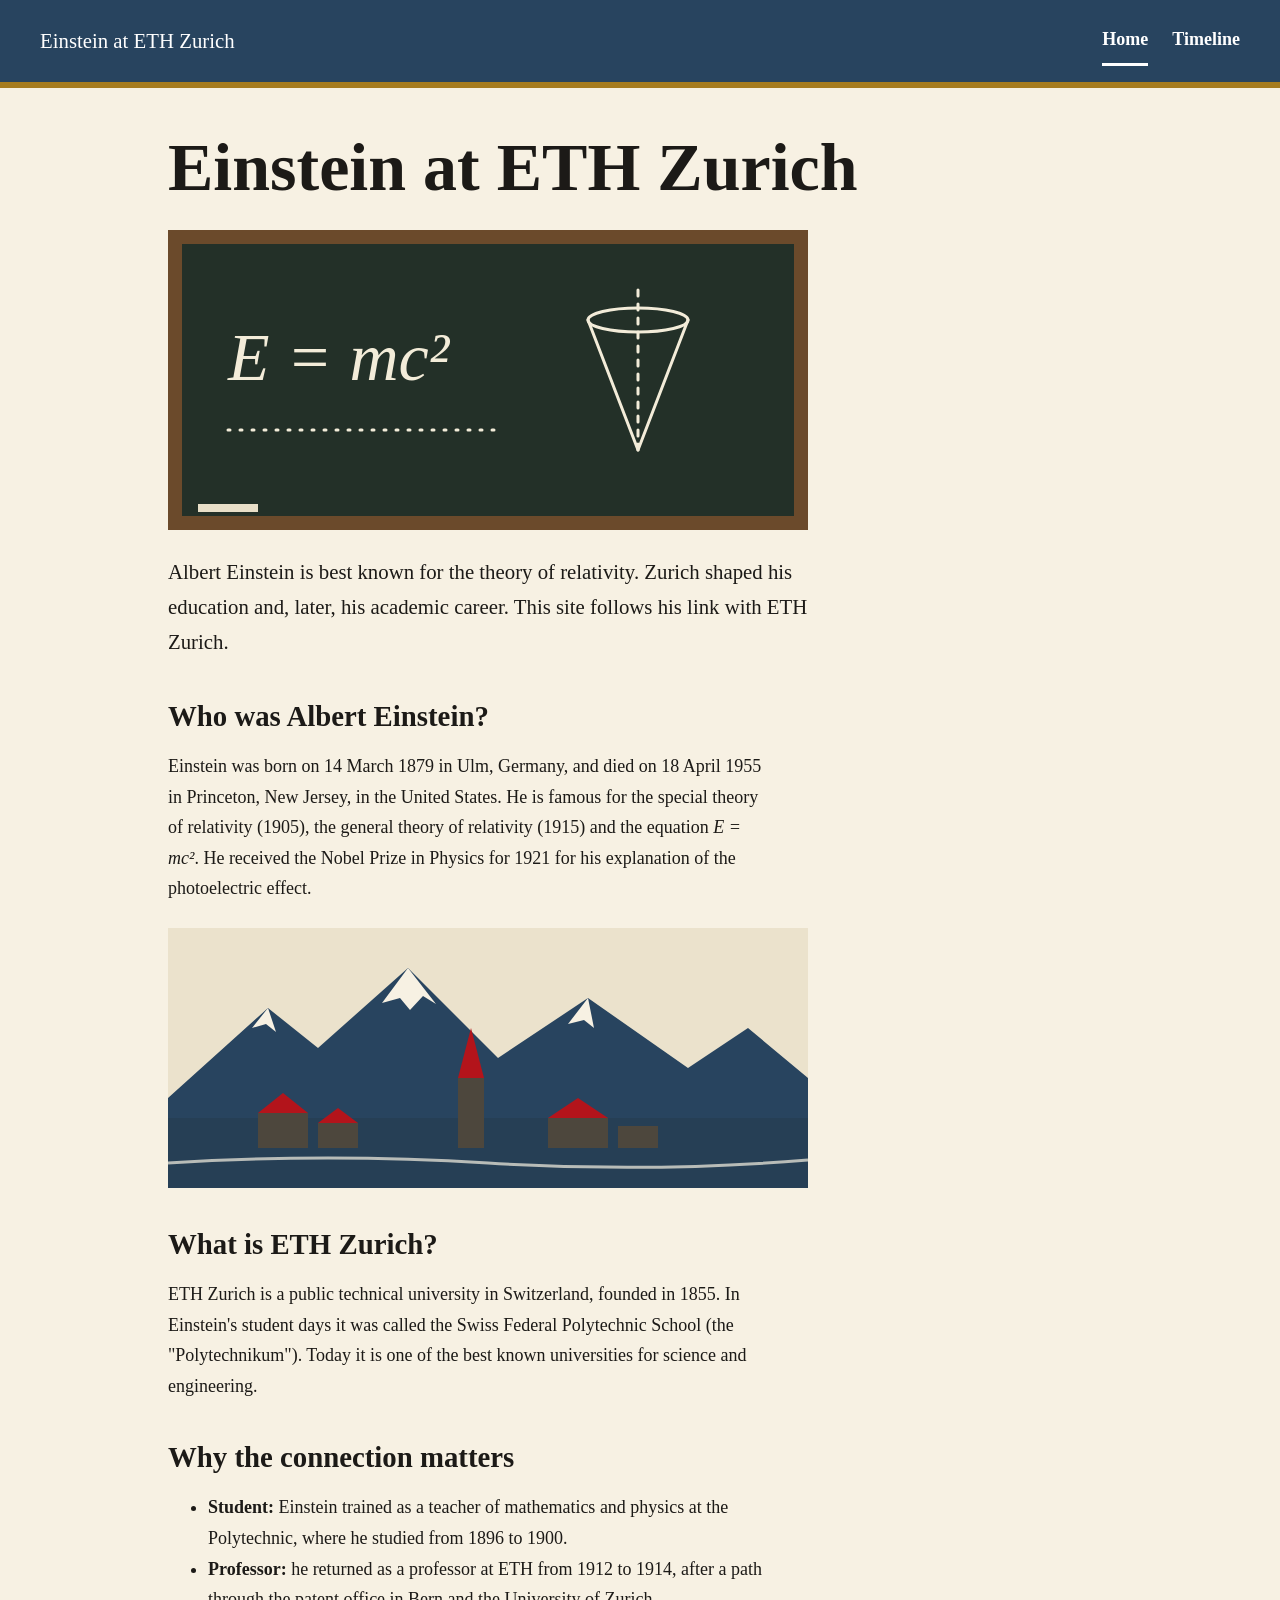
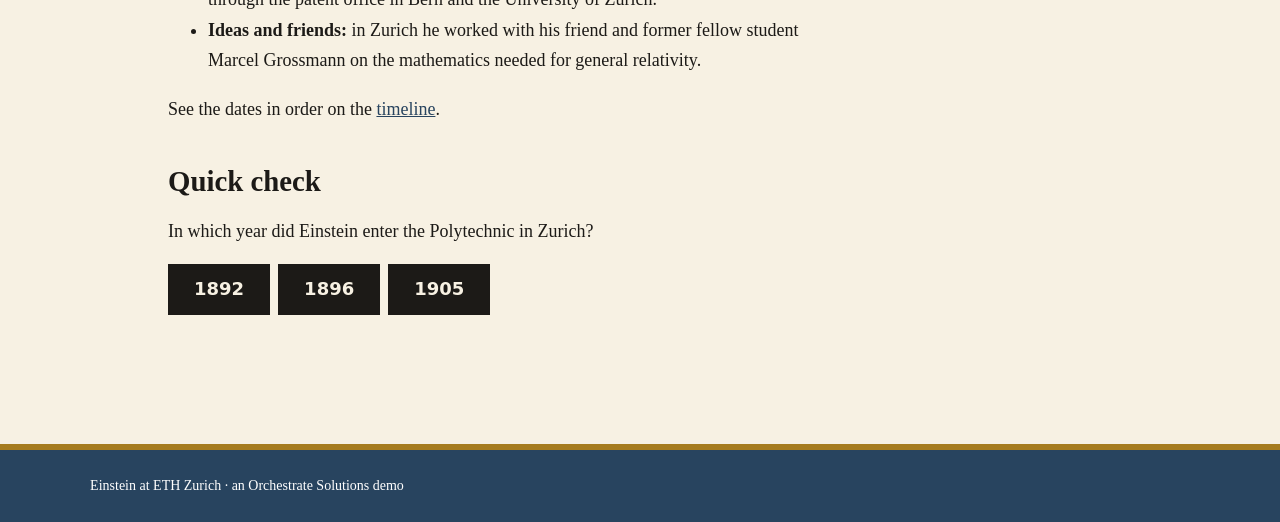
<file: index.html>
<!doctype html>
<html lang="en">
<head>
  <meta charset="utf-8">
  <meta name="viewport" content="width=device-width, initial-scale=1">
  <title>Home | Einstein at ETH Zurich</title>
  <link rel="stylesheet" href="css/tokens.css">
  <link rel="stylesheet" href="css/layout.css">
  <link rel="stylesheet" href="css/site.css">
</head>
<body>
  <a class="skip-link" href="#main">Skip to content</a>
  <header class="site-header">
    <a class="brand" href="index.html">Einstein at ETH Zurich</a>
    <nav aria-label="Main">
      <ul>
        <li><a href="index.html">Home</a></li>
        <li><a href="pages/timeline.html">Timeline</a></li>
      </ul>
    </nav>
  </header>
  <main id="main">
    <h1>Einstein at ETH Zurich</h1>
    <img src="assets/blackboard.svg" width="640" height="300" style="max-width:100%;height:auto" alt="Blackboard with the equation E equals m c squared and a light-cone sketch">
    <p class="lead">Albert Einstein is best known for the theory of relativity. Zurich shaped his education and, later, his academic career. This site follows his link with ETH Zurich.</p>

    <section aria-labelledby="einstein">
      <h2 id="einstein">Who was Albert Einstein?</h2>
      <p>Einstein was born on 14 March 1879 in Ulm, Germany, and died on 18 April 1955 in Princeton, New Jersey, in the United States. He is famous for the special theory of relativity (1905), the general theory of relativity (1915) and the equation <em>E = mc&sup2;</em>. He received the Nobel Prize in Physics for 1921 for his explanation of the photoelectric effect.</p>
    </section>

    <section aria-labelledby="eth">
      <img src="assets/alps-skyline.svg" width="640" height="260" style="max-width:100%;height:auto" alt="Alpine peaks above a lakeside town with a church spire">

      <h2 id="eth">What is ETH Zurich?</h2>
      <p>ETH Zurich is a public technical university in Switzerland, founded in 1855. In Einstein's student days it was called the Swiss Federal Polytechnic School (the "Polytechnikum"). Today it is one of the best known universities for science and engineering.</p>
    </section>

    <section aria-labelledby="why">
      <h2 id="why">Why the connection matters</h2>
      <ul>
        <li><strong>Student:</strong> Einstein trained as a teacher of mathematics and physics at the Polytechnic, where he studied from 1896 to 1900.</li>
        <li><strong>Professor:</strong> he returned as a professor at ETH from 1912 to 1914, after a path through the patent office in Bern and the University of Zurich.</li>
        <li><strong>Ideas and friends:</strong> in Zurich he worked with his friend and former fellow student Marcel Grossmann on the mathematics needed for general relativity.</li>
      </ul>
      <p>See the dates in order on the <a href="pages/timeline.html">timeline</a>.</p>
    </section>

    <section aria-labelledby="quiz">
      <h2 id="quiz">Quick check</h2>
      <p>In which year did Einstein enter the Polytechnic in Zurich?</p>
      <div id="quiz-options" role="group" aria-label="Quiz answers"></div>
      <p id="quiz-result" role="status" aria-live="polite"></p>
    </section>
  </main>
  <footer class="site-footer"><p>Einstein at ETH Zurich &middot; an Orchestrate Solutions demo</p></footer>
  <script src="js/nav.js"></script>
  <script src="js/app.js"></script>
</body>
</html>
</file>
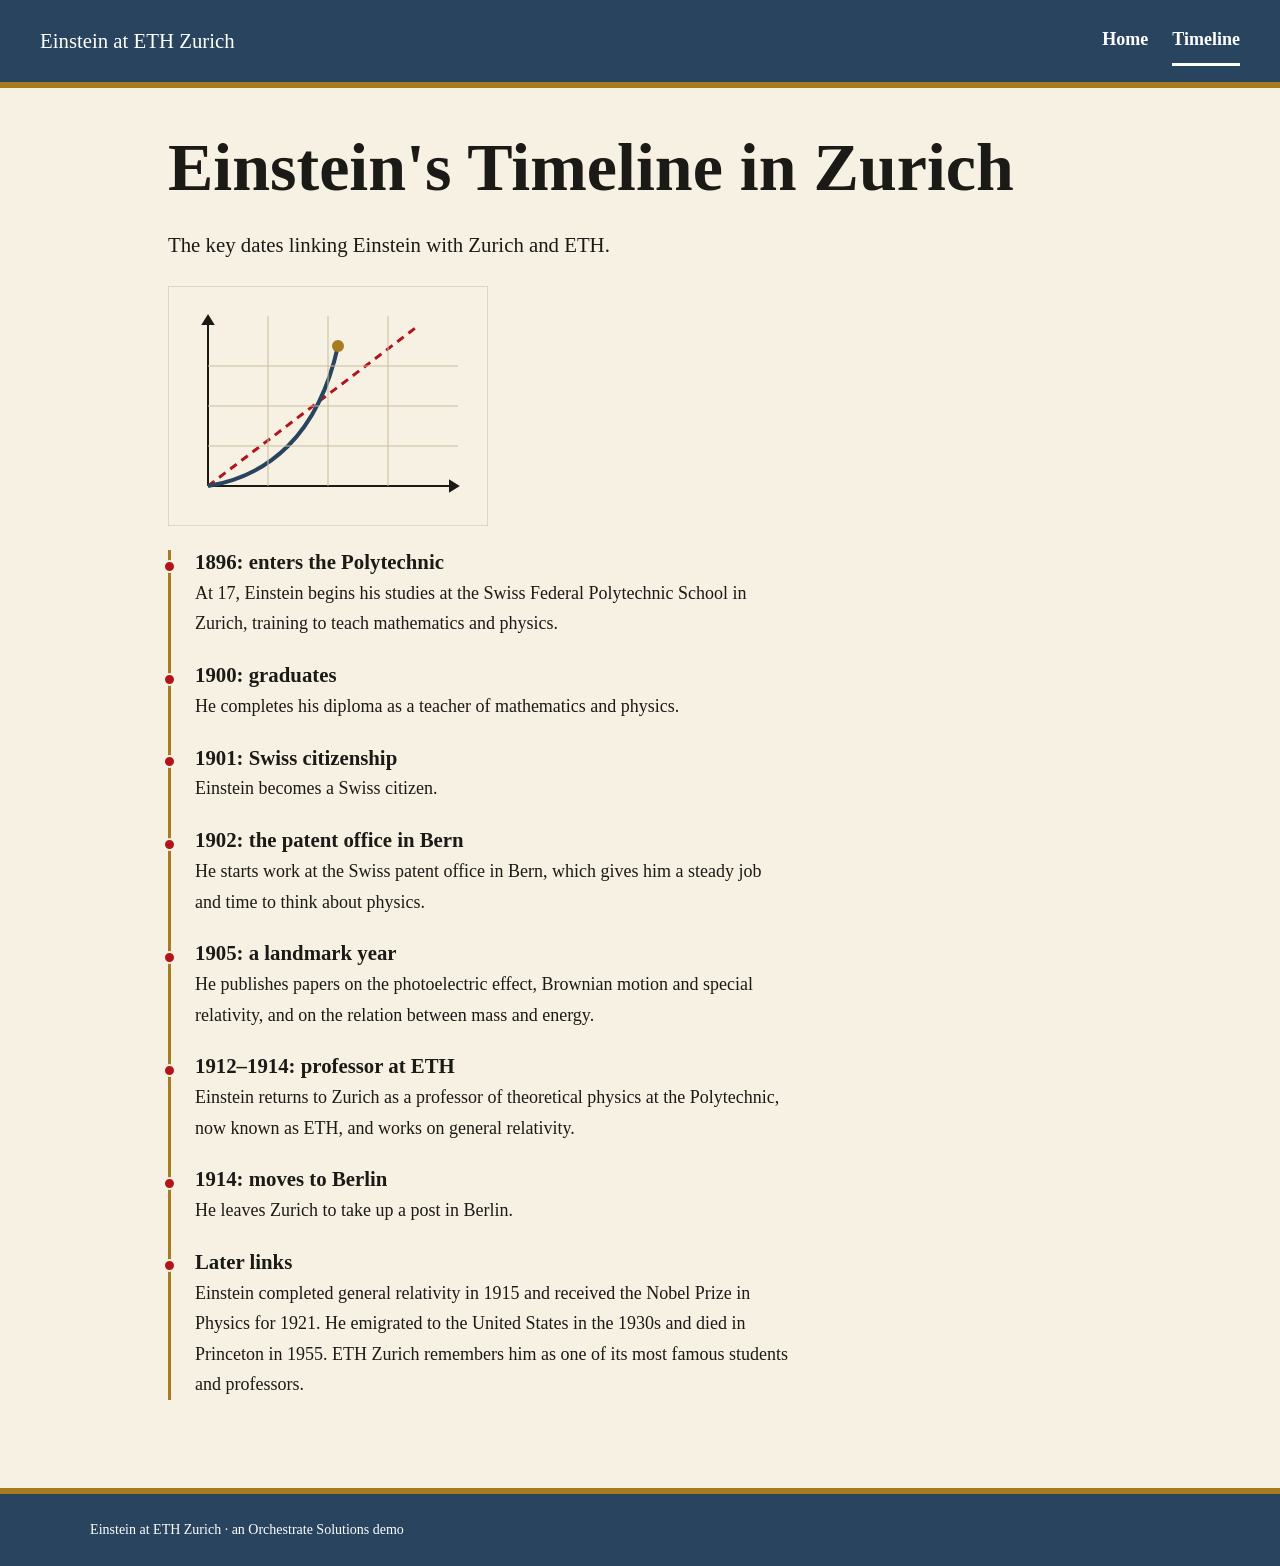
<file: pages/timeline.html>
<!doctype html>
<html lang="en">
<head>
  <meta charset="utf-8">
  <meta name="viewport" content="width=device-width, initial-scale=1">
  <title>Timeline | Einstein at ETH Zurich</title>
  <link rel="stylesheet" href="../css/tokens.css">
  <link rel="stylesheet" href="../css/layout.css">
  <link rel="stylesheet" href="../css/site.css">
</head>
<body>
  <a class="skip-link" href="#main">Skip to content</a>
  <header class="site-header">
    <a class="brand" href="../index.html">Einstein at ETH Zurich</a>
    <nav aria-label="Main">
      <ul>
        <li><a href="../index.html">Home</a></li>
        <li><a href="../pages/timeline.html">Timeline</a></li>
      </ul>
    </nav>
  </header>
  <main id="main">
    <h1>Einstein's Timeline in Zurich</h1>
    <p class="lead">The key dates linking Einstein with Zurich and ETH.</p>

    <img src="../assets/worldline.svg" width="320" height="240" style="max-width:100%;height:auto" alt="Diagram of two axes with a light line and a curved path">

    <ol class="timeline">
      <li>
        <h2>1896: enters the Polytechnic</h2>
        <p>At 17, Einstein begins his studies at the Swiss Federal Polytechnic School in Zurich, training to teach mathematics and physics.</p>
      </li>
      <li>
        <h2>1900: graduates</h2>
        <p>He completes his diploma as a teacher of mathematics and physics.</p>
      </li>
      <li>
        <h2>1901: Swiss citizenship</h2>
        <p>Einstein becomes a Swiss citizen.</p>
      </li>
      <li>
        <h2>1902: the patent office in Bern</h2>
        <p>He starts work at the Swiss patent office in Bern, which gives him a steady job and time to think about physics.</p>
      </li>
      <li>
        <h2>1905: a landmark year</h2>
        <p>He publishes papers on the photoelectric effect, Brownian motion and special relativity, and on the relation between mass and energy.</p>
      </li>
      <li>
        <h2>1912&ndash;1914: professor at ETH</h2>
        <p>Einstein returns to Zurich as a professor of theoretical physics at the Polytechnic, now known as ETH, and works on general relativity.</p>
      </li>
      <li>
        <h2>1914: moves to Berlin</h2>
        <p>He leaves Zurich to take up a post in Berlin.</p>
      </li>
      <li>
        <h2>Later links</h2>
        <p>Einstein completed general relativity in 1915 and received the Nobel Prize in Physics for 1921. He emigrated to the United States in the 1930s and died in Princeton in 1955. ETH Zurich remembers him as one of its most famous students and professors.</p>
      </li>
    </ol>

  </main>
  <footer class="site-footer"><p>Einstein at ETH Zurich &middot; an Orchestrate Solutions demo</p></footer>
  <script src="../js/nav.js"></script>
  <script src="../js/app.js"></script>
</body>
</html>
</file>
<file: css/tokens.css>
:root {
  /* Palette: aged paper, ink, Swiss red, slate blue, brass. An early-1900s academic feel.
     Contrast: --ink on --bg 14:1; --on-accent on --accent 6.9:1; --muted on --bg 7.3:1; --slate on --bg 8.6:1 */
  --bg: #f7f1e3;
  --surface: #ebe2cc;
  --ink: #1c1a17;
  --muted: #4d473d;
  --accent: #b3141b;
  --accent-dark: #86090f;
  --on-accent: #ffffff;
  --slate: #28445f;
  --on-slate: #ffffff;
  --brass: #a67c1f;
  --border: #c9bd9f;
  --focus: #0050d8;

  /* Type: system fonts only. Serif for headings and body, sans for labels. */
  --font-display: Georgia, "Iowan Old Style", "Palatino Linotype", "Times New Roman", serif;
  --font-body: Georgia, "Iowan Old Style", "Palatino Linotype", serif;
  --font-label: system-ui, -apple-system, "Segoe UI", Roboto, Arial, sans-serif;
  --text-sm: 0.875rem;
  --text-base: 1.125rem;
  --text-lg: 1.3rem;
  --text-xl: 1.8rem;
  --text-2xl: clamp(2rem, 5vw, 3rem);
  --text-3xl: clamp(2.5rem, 7vw, 4.25rem);
  --leading: 1.7;
  --leading-tight: 1.15;
  --measure: 66ch;

  /* Spacing and shape: square corners, thin rules, like a printed page */
  --space-1: 0.25rem;
  --space-2: 0.5rem;
  --space-3: 1rem;
  --space-4: 1.5rem;
  --space-5: 2.5rem;
  --space-6: 4rem;
  --radius: 0;
  --rule: 1px solid var(--border);
  --max-width: 64rem;
}

@media (prefers-color-scheme: dark) {
  :root {
    --bg: #17150f;
    --surface: #24211a;
    --ink: #f3ecd9;
    --muted: #cfc5ac;
    --accent: #ff6b6f;
    --on-accent: #17150f;
    --slate: #8fb3d6;
    --on-slate: #17150f;
    --brass: #d9b04a;
    --border: #4a4435;
    --focus: #7fb0ff;
  }
}
</file>
<file: css/layout.css>
/* UI/UX: layout, header, nav, footer. Mobile first. */
*, *::before, *::after { box-sizing: border-box; }
body { margin: 0; background: var(--bg); color: var(--ink); font-family: var(--font-body); font-size: var(--text-base); line-height: var(--leading); }

:where(a, button, input, select, textarea, summary):focus-visible { outline: 3px solid var(--focus); outline-offset: 3px; }

.skip-link { position: absolute; left: var(--space-3); top: -4rem; z-index: 100; padding: var(--space-2) var(--space-3); background: var(--surface); color: var(--ink); border: 2px solid var(--ink); font-weight: 700; border-radius: 0; }
.skip-link:focus { top: var(--space-2); }

.site-header { position: relative; display: flex; flex-wrap: wrap; align-items: center; justify-content: space-between; gap: var(--space-2) var(--space-3); padding: var(--space-3); background: var(--slate); color: var(--on-slate); border-bottom: 6px solid var(--brass); }
.brand { color: var(--on-slate); font-family: var(--font-display); font-size: var(--text-lg); letter-spacing: 0; text-decoration: none; }
.site-header nav ul { display: flex; flex-wrap: wrap; gap: var(--space-1) var(--space-3); margin: 0; padding: 0; list-style: none; }
.site-header nav a { display: inline-block; padding: var(--space-2) 0; min-height: 44px; color: var(--on-slate); text-decoration: none; font-weight: 600; border-bottom: 3px solid transparent; }
.site-header nav a:hover { border-bottom-color: var(--on-slate); }
.site-header nav a[aria-current="page"] { border-bottom-color: var(--on-slate); font-weight: 800; }
.site-header a:focus-visible, .nav-toggle:focus-visible { outline-color: var(--on-slate); }

/* Menu button: only added by nav.js, so without JS the links simply show. */
.nav-toggle { min-height: 44px; min-width: 44px; padding: var(--space-2) var(--space-3); background: transparent; color: var(--on-slate); border: 2px solid var(--on-slate); border-radius: var(--radius); font: inherit; font-weight: 700; cursor: pointer; }
.js .site-header nav { flex-basis: 100%; }
.js .site-header nav[hidden] { display: none; }
.js .site-header nav ul { flex-direction: column; gap: 0; }
.js .site-header nav a { display: block; width: 100%; }

main { max-width: var(--max-width); margin: 0 auto; padding: var(--space-4) var(--space-3) var(--space-5); }
img, svg { max-width: 100%; height: auto; }

.site-footer { padding: var(--space-4) var(--space-3); background: var(--slate); color: var(--on-slate); border-top: 6px solid var(--brass); text-align: center; font-size: var(--text-sm); }
.site-footer p { margin: 0; }

@media (min-width: 48rem) {
  .site-header { padding: var(--space-3) var(--space-5); flex-wrap: nowrap; }
  .nav-toggle { display: none; }
  .js .site-header nav, .js .site-header nav[hidden] { display: block; flex-basis: auto; }
  .js .site-header nav ul { flex-direction: row; gap: var(--space-1) var(--space-4); }
  .js .site-header nav a { display: inline-block; width: auto; }
  main { padding: var(--space-5) var(--space-5) var(--space-6); }
}

@media (prefers-reduced-motion: reduce) { * { scroll-behavior: auto !important; transition: none !important; } }
</file>
<file: css/site.css>
/* Lead Dev: content styles (uses tokens.css; page shell is in layout.css) */
h1, h2, h3 { font-family: var(--font-display); line-height: var(--leading-tight); }
h1 { font-size: var(--text-3xl); margin: 0 0 var(--space-3); }
h2 { font-size: var(--text-xl); margin: var(--space-5) 0 var(--space-3); }
.lead { font-size: var(--text-lg); }
p, li { max-width: var(--measure); }
main a { color: var(--slate); }
main a:hover { color: var(--accent); }
main img { display: block; margin: var(--space-4) 0; }

.timeline { margin: var(--space-4) 0 0; padding: 0 0 0 var(--space-4); list-style: none; border-left: 3px solid var(--brass); }
.timeline li { position: relative; margin-bottom: var(--space-4); }
.timeline li::before { content: ""; position: absolute; left: calc(-1 * var(--space-4) - 8px); top: 0.6rem; width: 13px; height: 13px; background: var(--accent); border: 2px solid var(--bg); border-radius: 50%; }
.timeline h2 { margin: 0 0 var(--space-1); font-size: var(--text-lg); }
.timeline p { margin: 0; }

#quiz-options { display: flex; flex-wrap: wrap; gap: var(--space-2); }
main button { min-height: 44px; padding: var(--space-2) var(--space-4); background: var(--ink); color: var(--bg); border: 2px solid var(--ink); border-radius: var(--radius); font: inherit; font-family: var(--font-label); font-weight: 700; cursor: pointer; }
main button:hover { background: var(--accent-dark); border-color: var(--accent-dark); color: var(--on-accent); }
#quiz-result { min-height: 1.6em; font-weight: 700; }

@media (prefers-color-scheme: dark) {
  main button:hover { background: var(--accent); border-color: var(--accent); }
}
</file>
